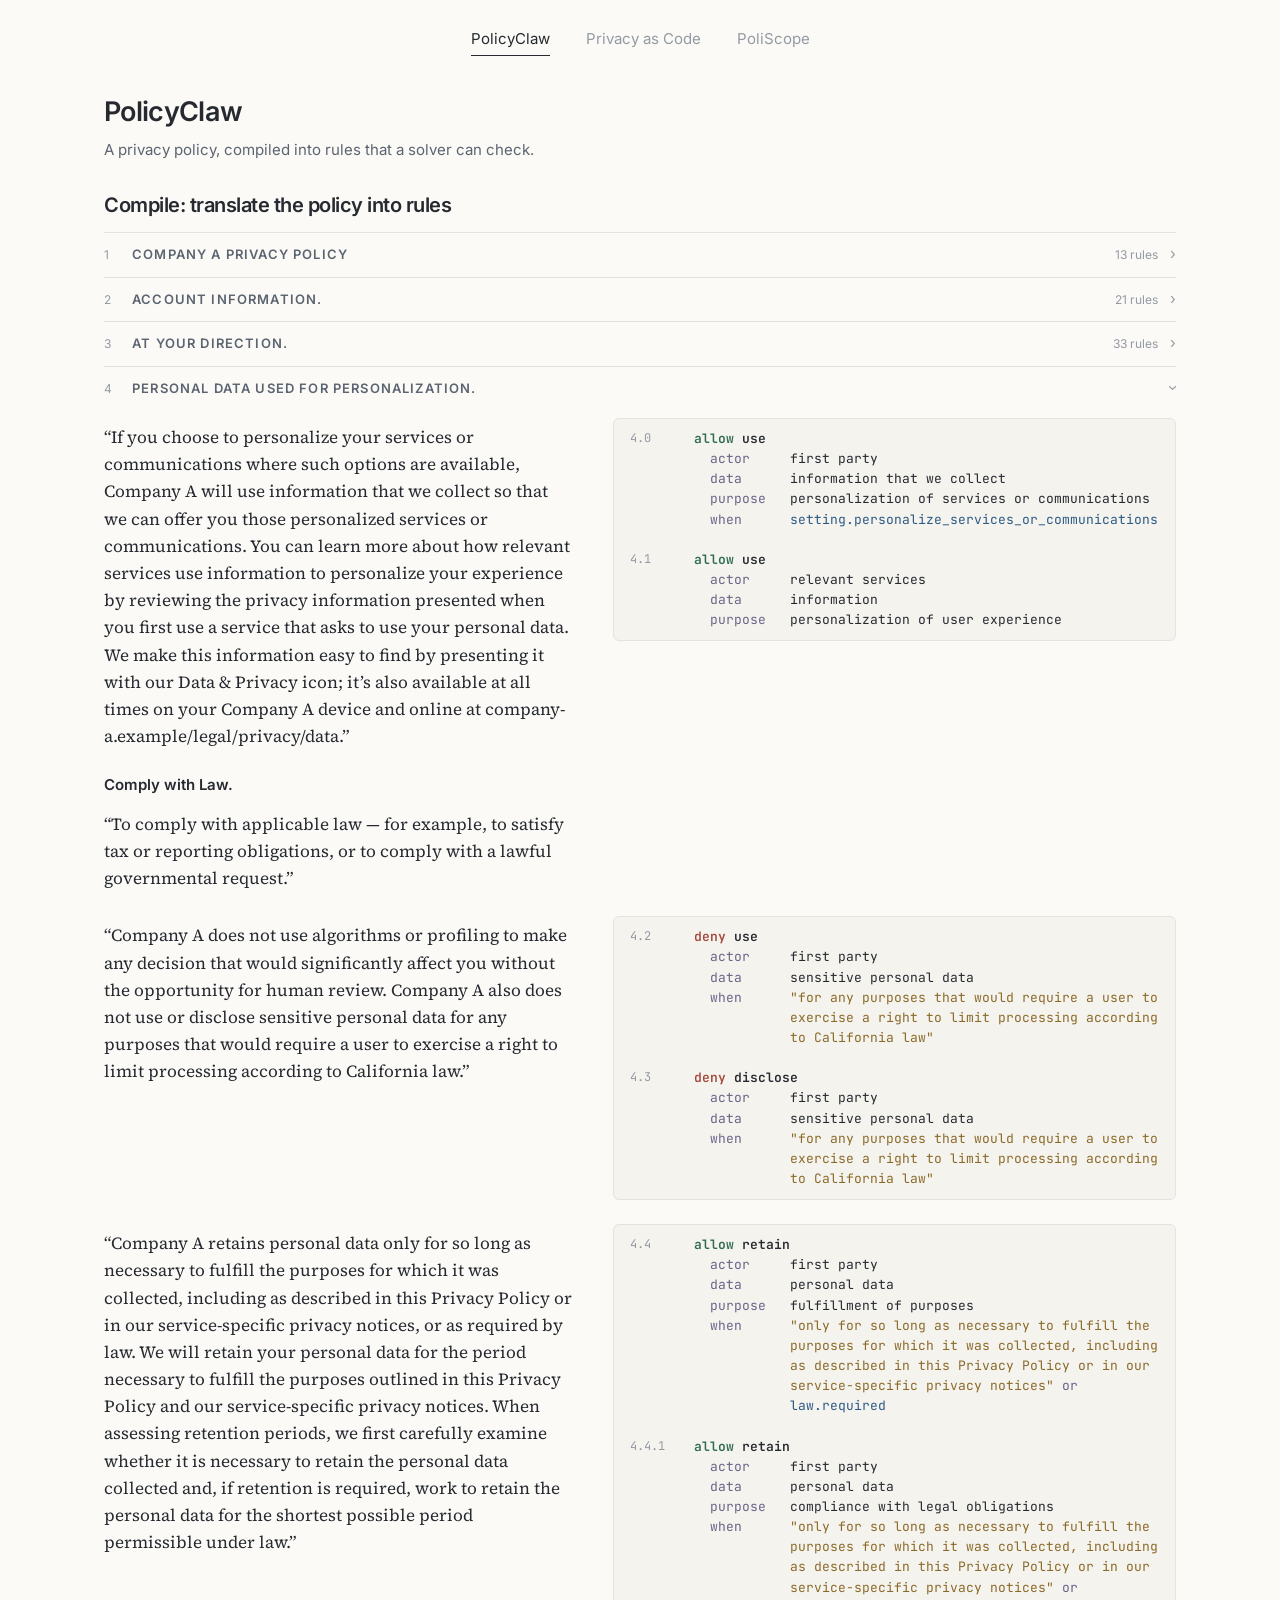
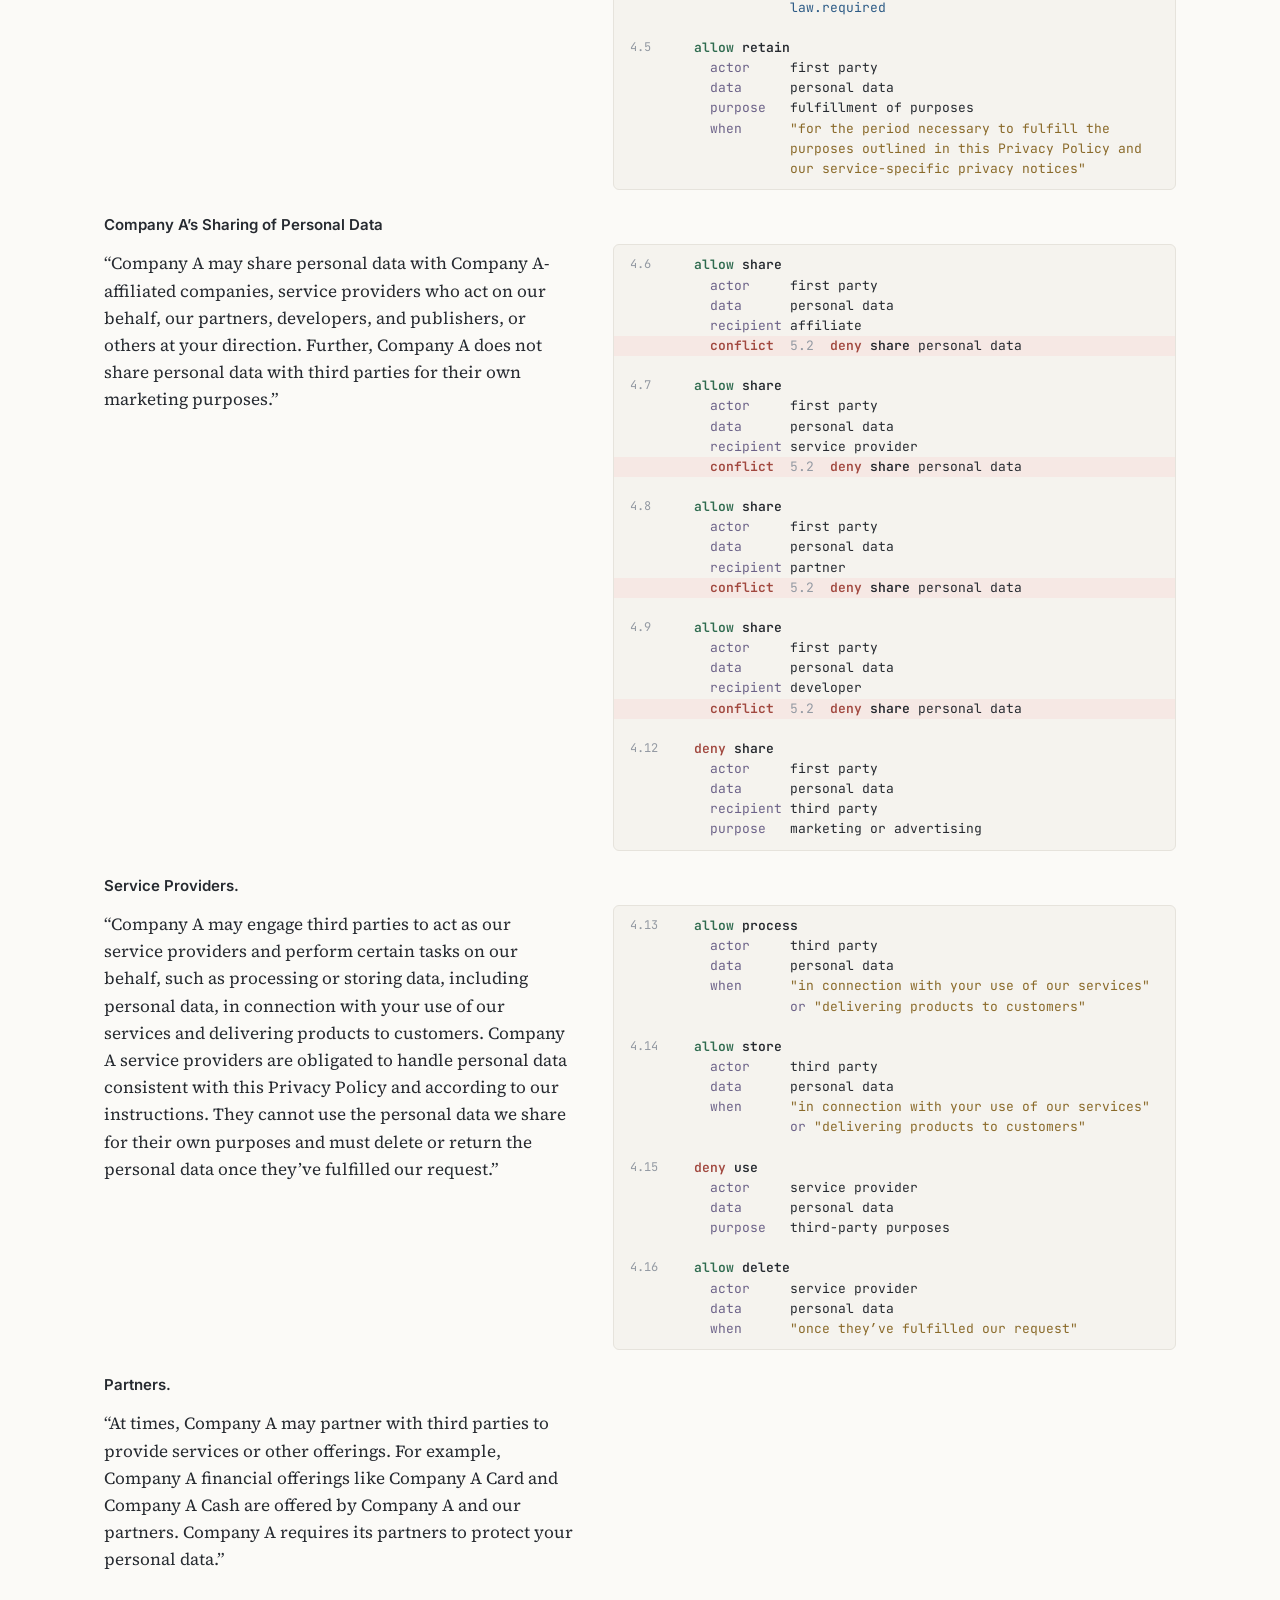
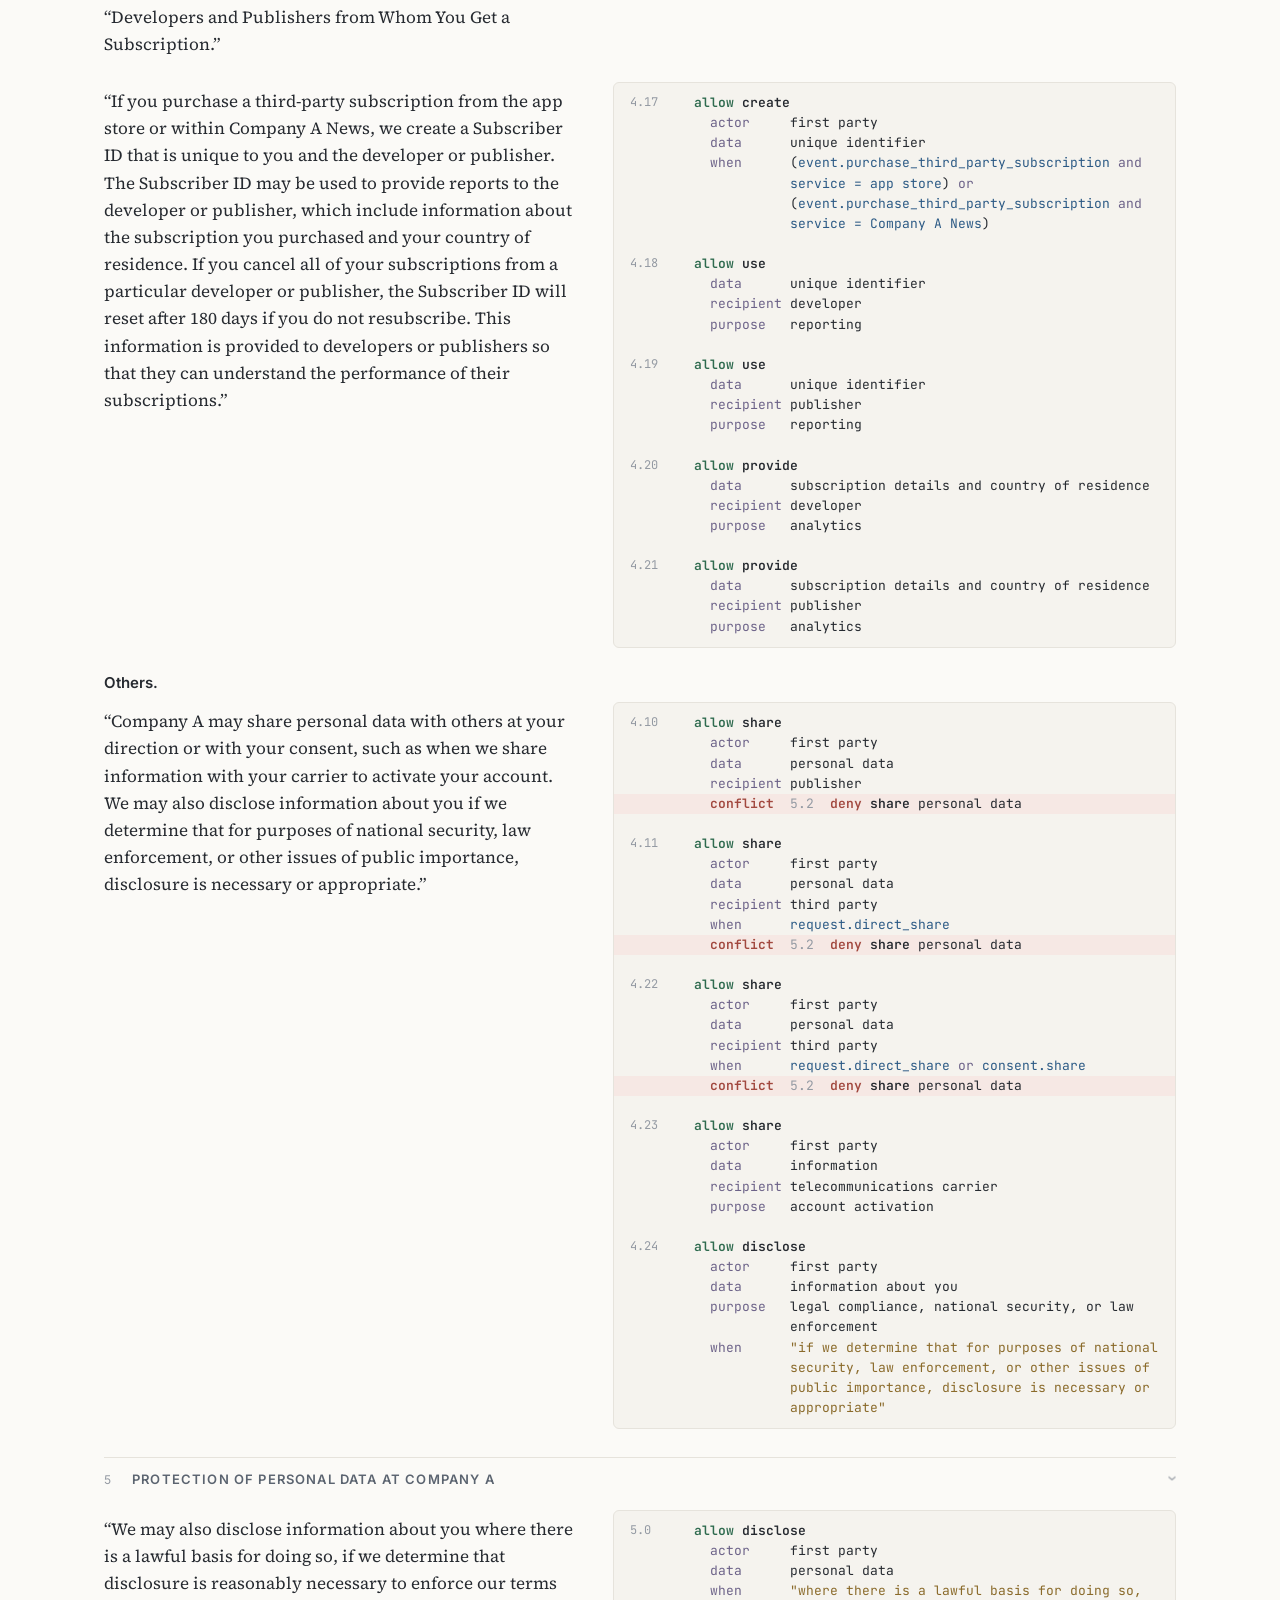
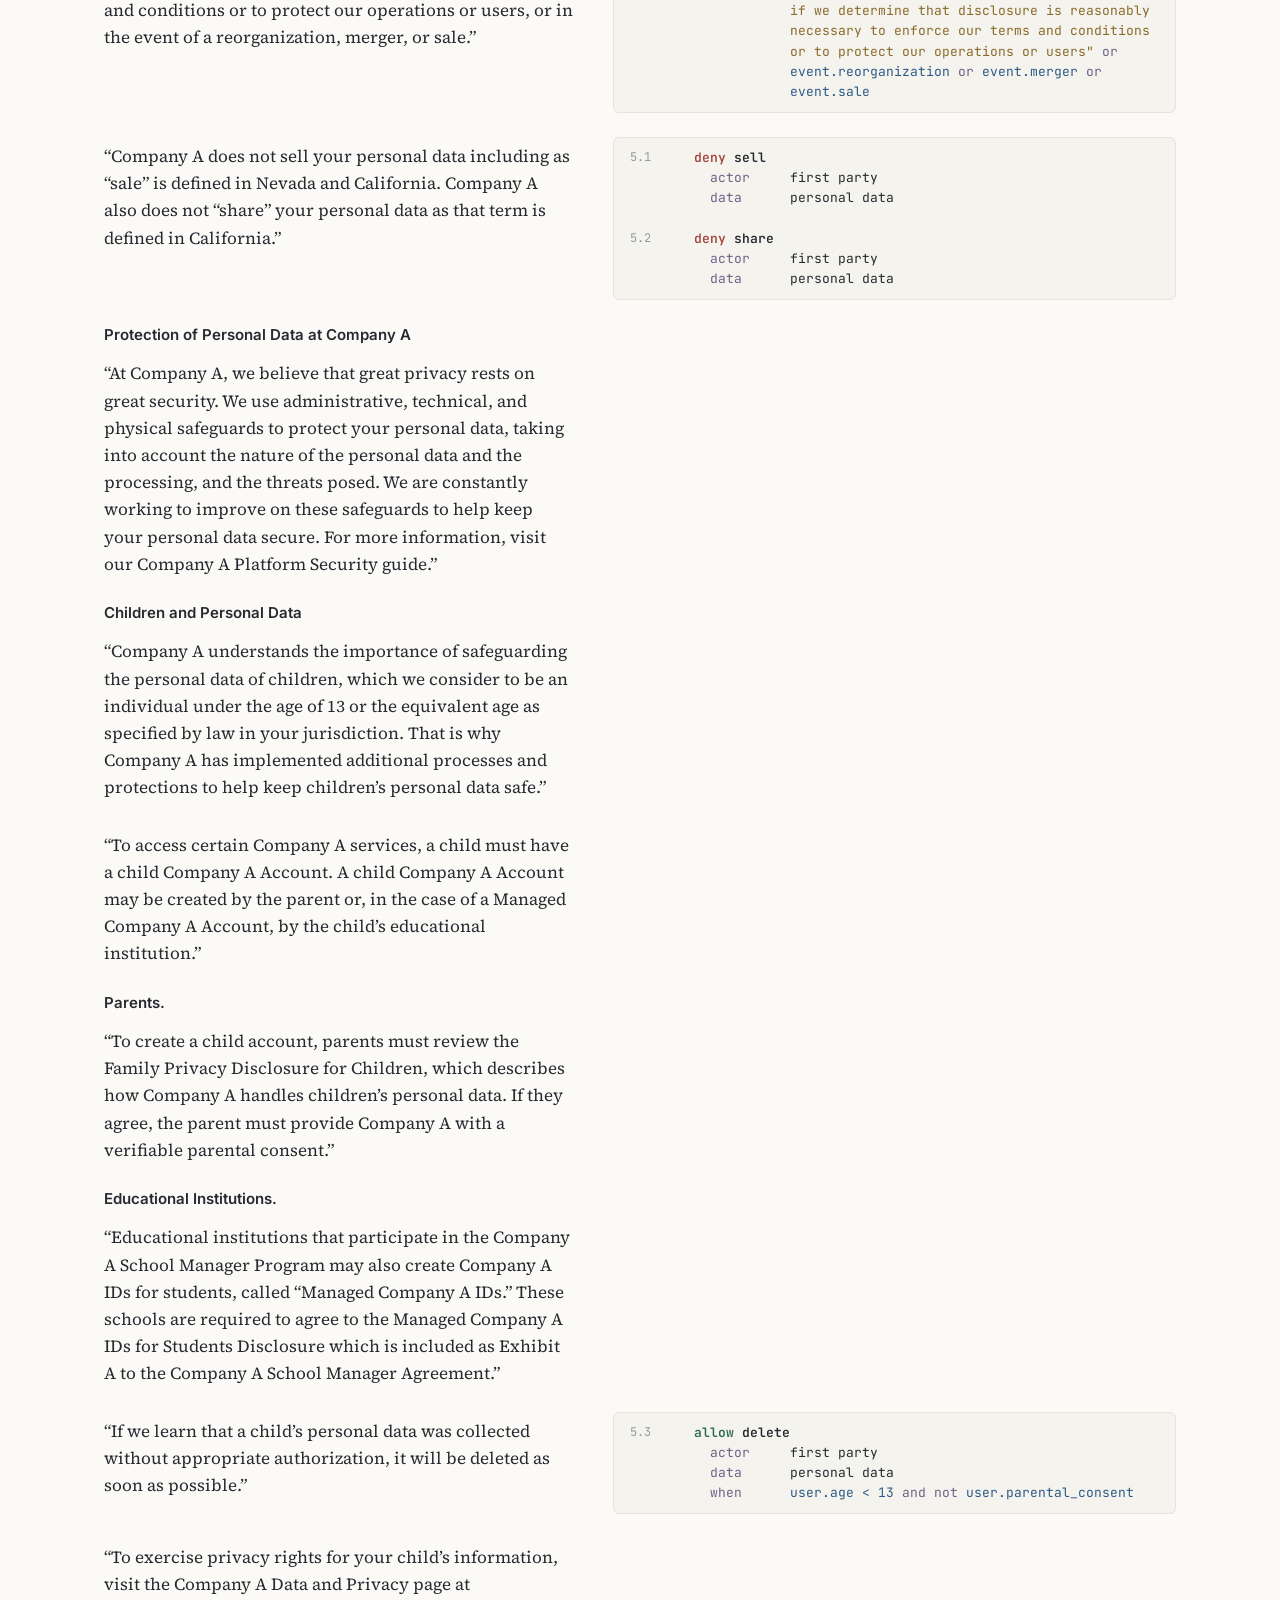
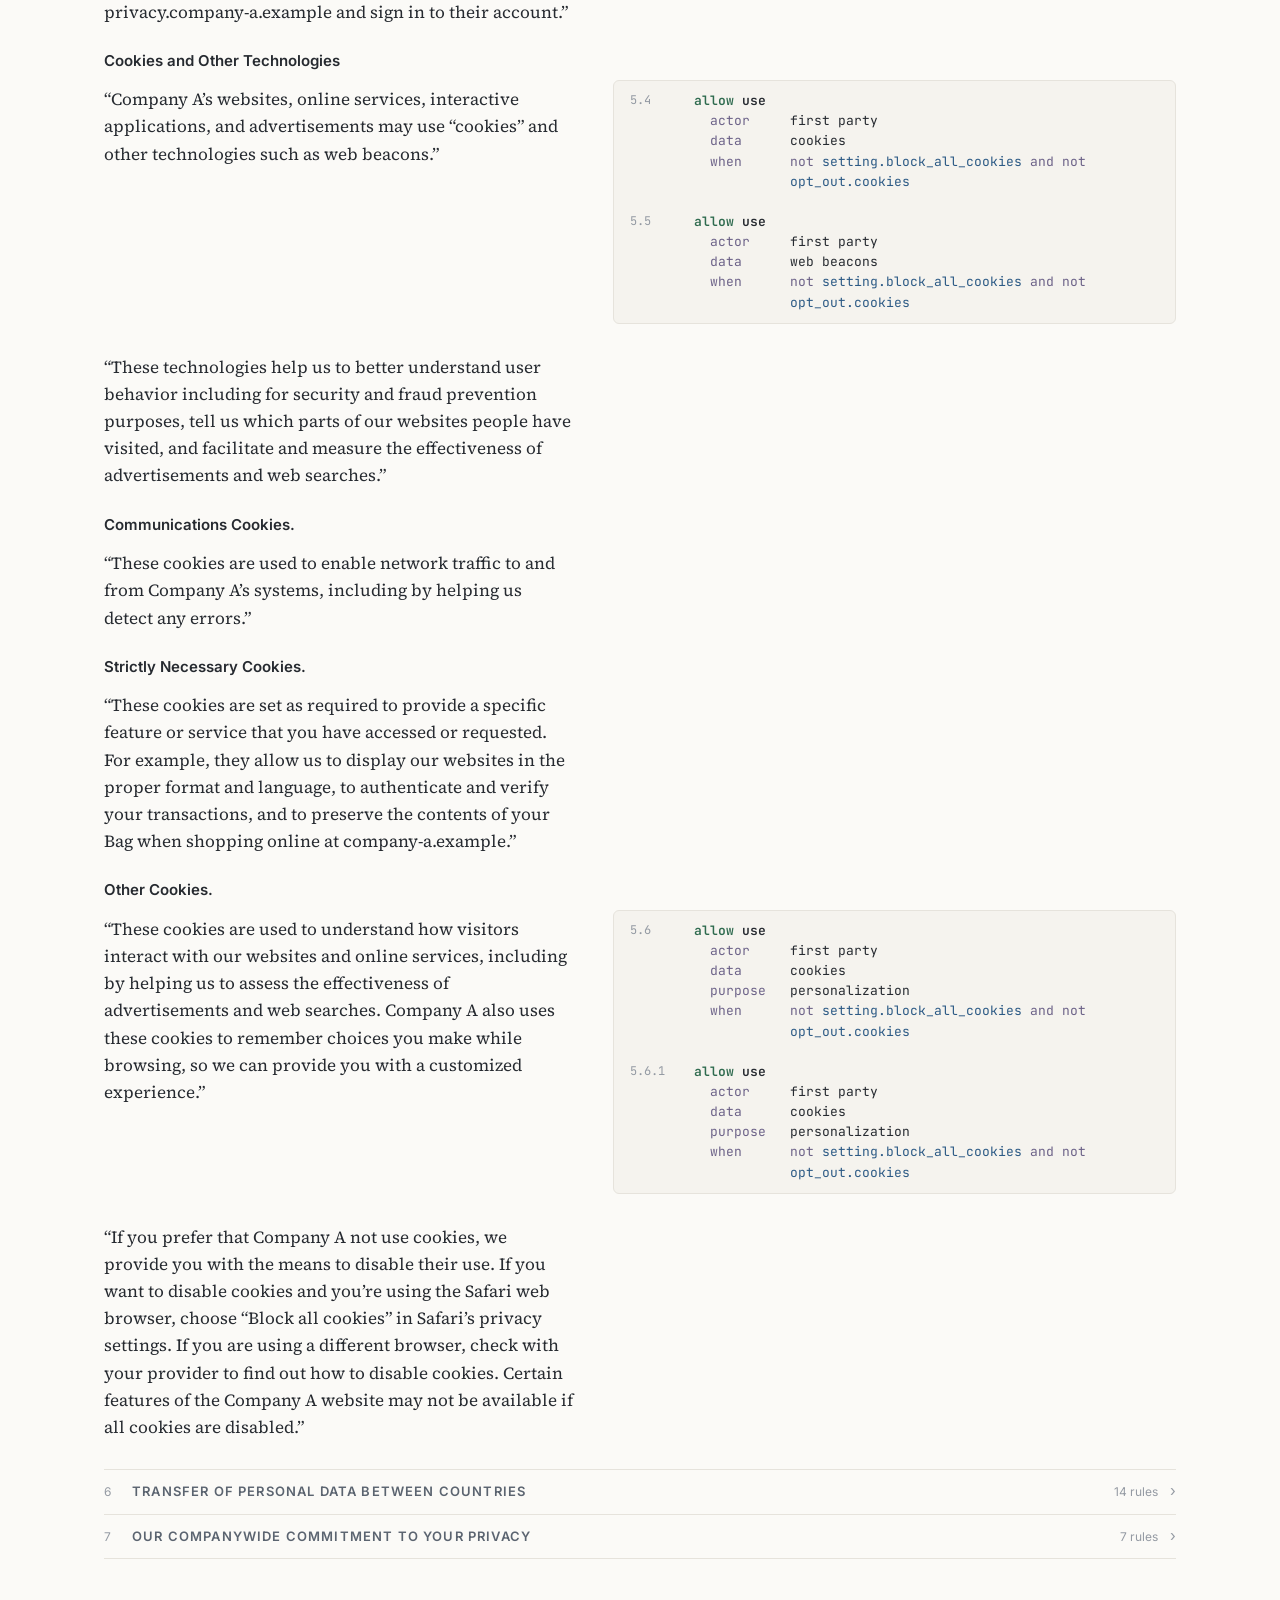
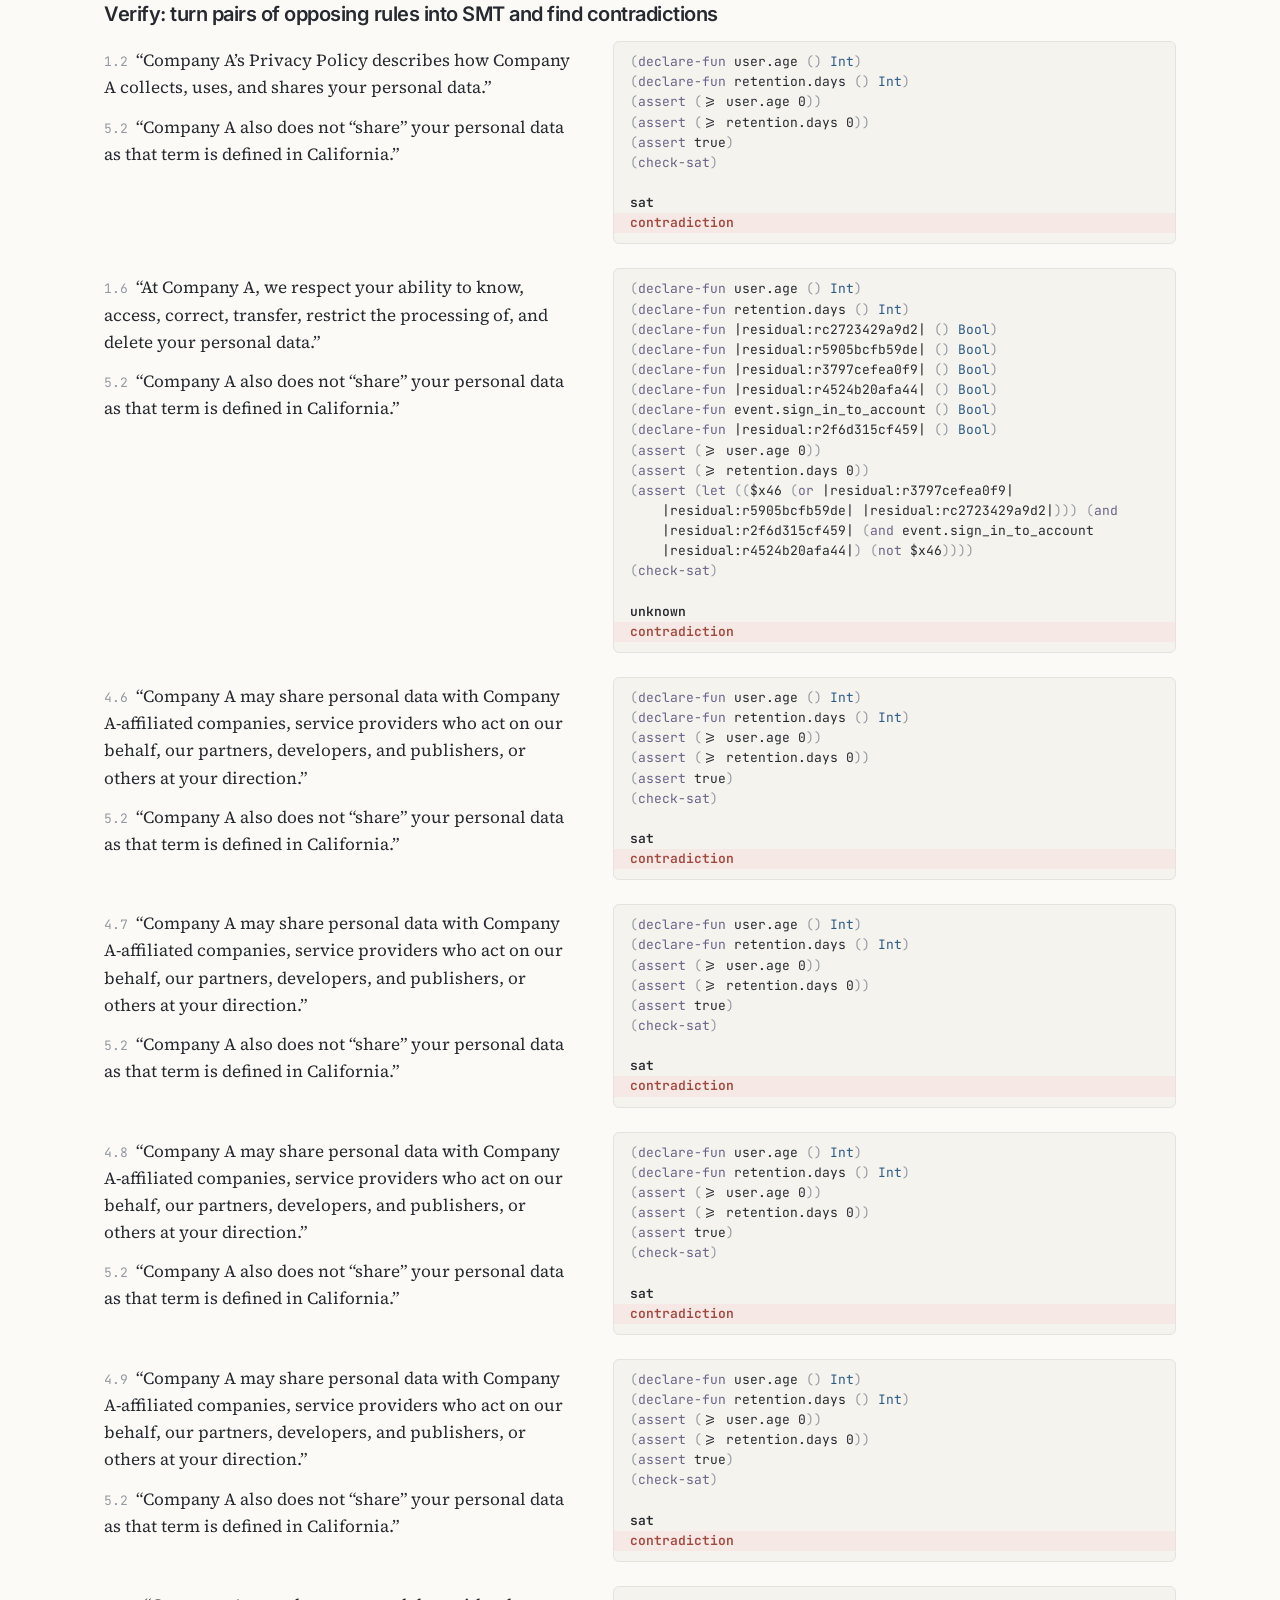
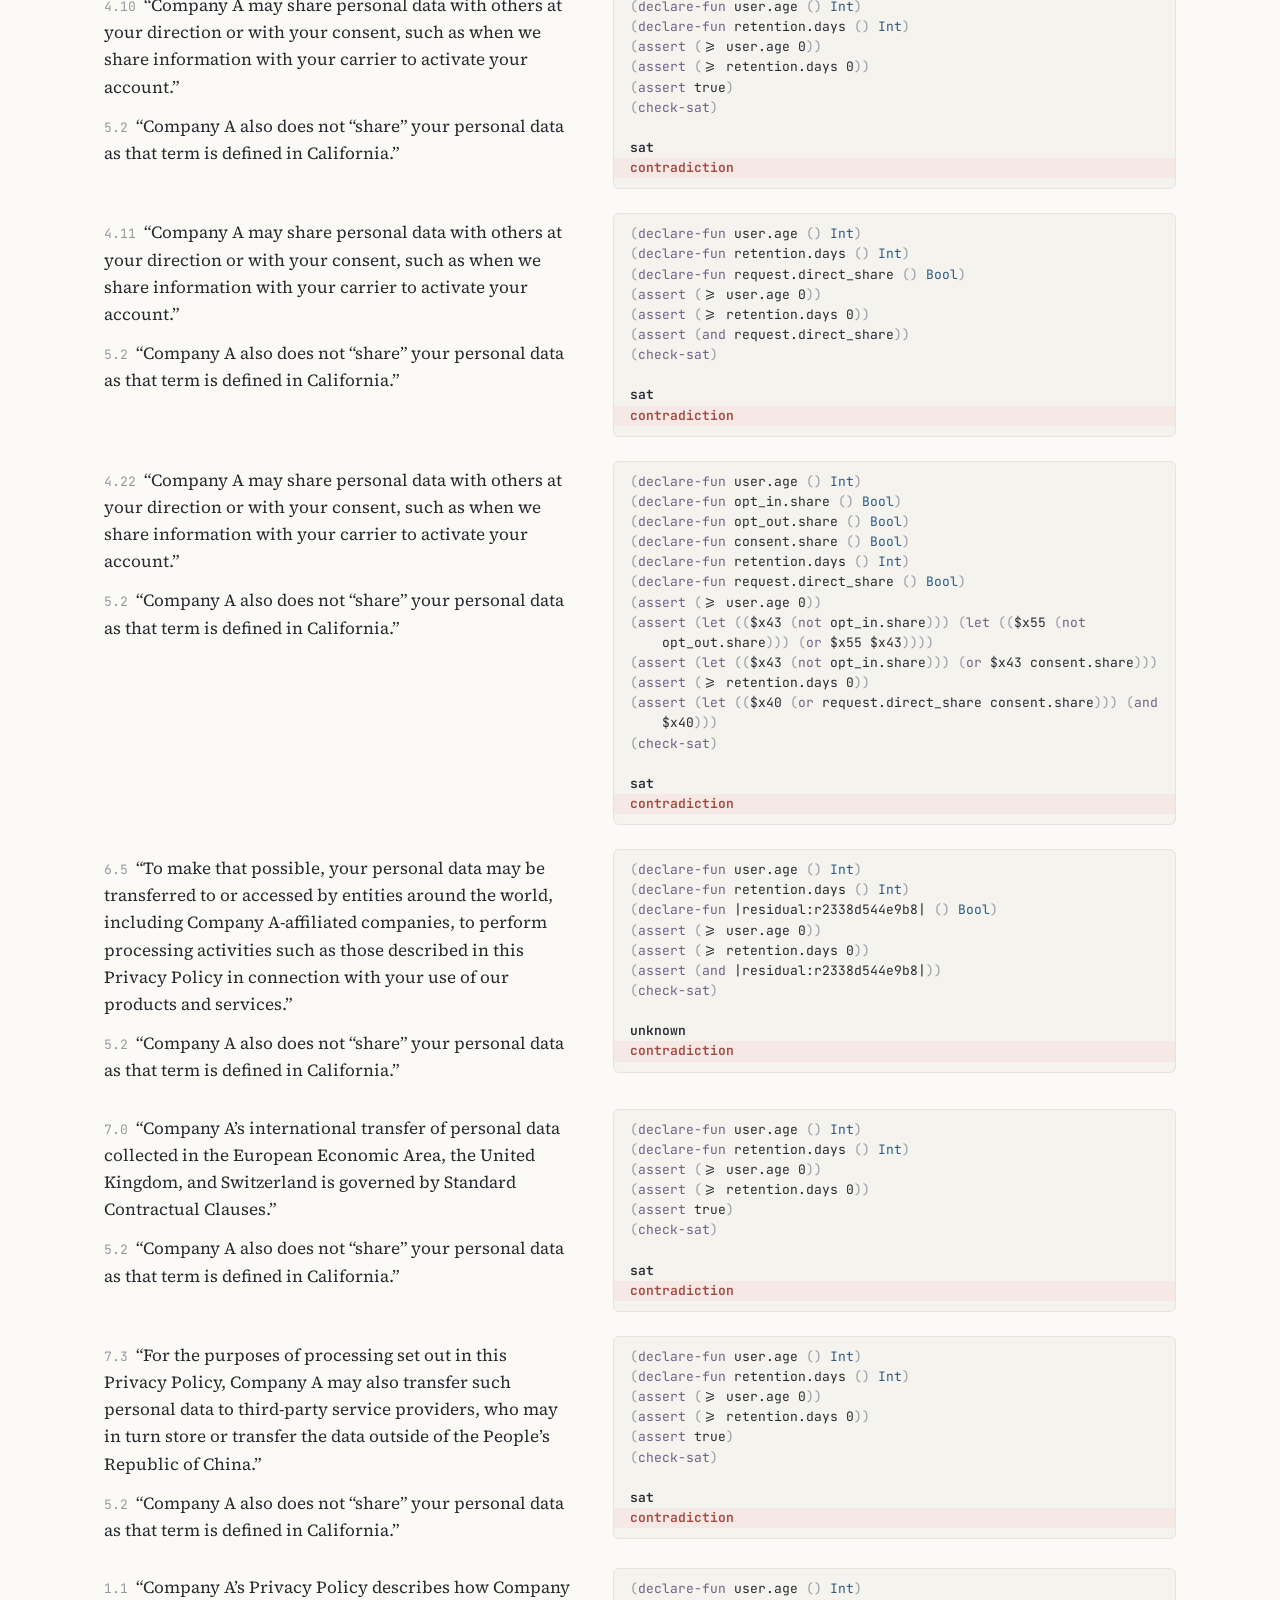
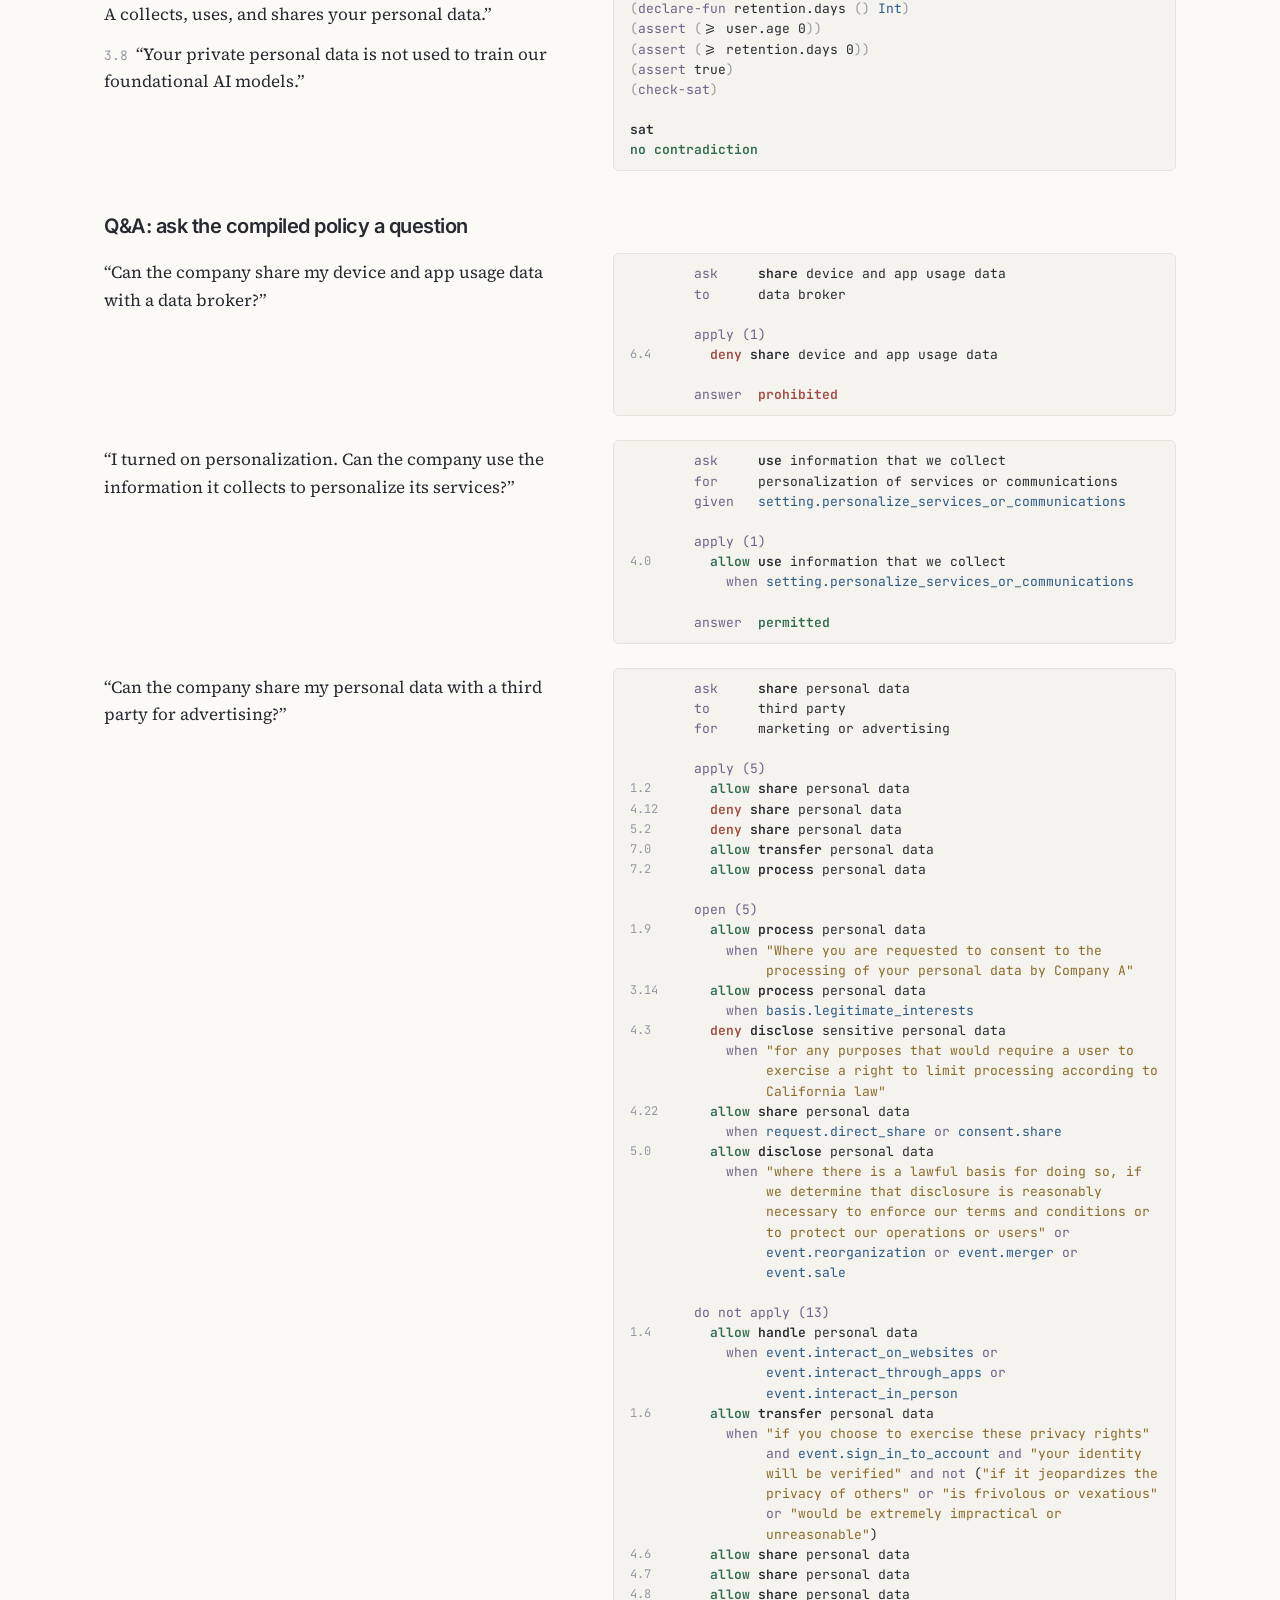
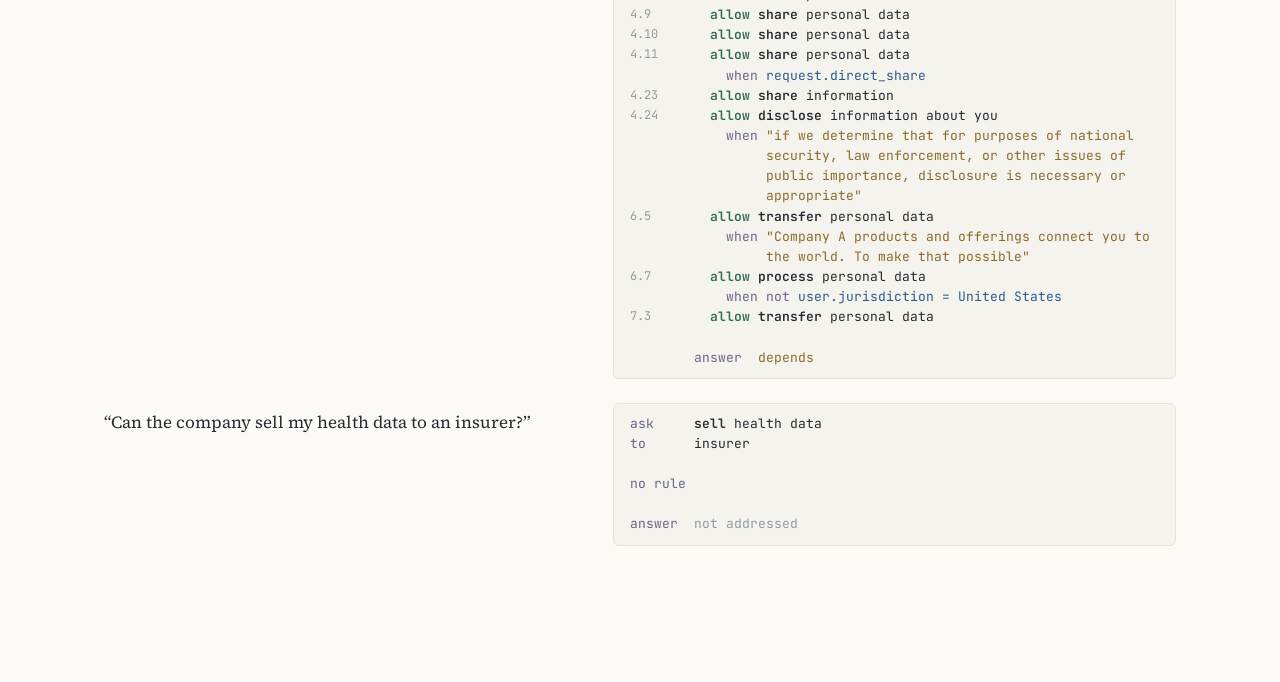
<file: index.html>
<!doctype html>
<html lang="en">
  <head>
    <meta charset="utf-8" />
    <meta name="viewport" content="width=device-width, initial-scale=1" />
    <title>PolicyClaw · Privacy as Code · PoliScope</title>
    <script type="module" crossorigin src="./assets/index-CeyKYzw_.js"></script>
    <link rel="stylesheet" crossorigin href="./assets/index-BMfFaBDJ.css">
  </head>
  <body>
    <div id="root"></div>
  </body>
</html>
</file>
<file: assets/index-BMfFaBDJ.css>
@font-face{font-family:Inter Variable;font-style:normal;font-display:swap;font-weight:100 900;src:url(./inter-cyrillic-ext-wght-normal-BOeWTOD4.woff2)format("woff2-variations");unicode-range:U+460-52F,U+1C80-1C8A,U+20B4,U+2DE0-2DFF,U+A640-A69F,U+FE2E-FE2F}@font-face{font-family:Inter Variable;font-style:normal;font-display:swap;font-weight:100 900;src:url(./inter-cyrillic-wght-normal-DqGufNeO.woff2)format("woff2-variations");unicode-range:U+301,U+400-45F,U+490-491,U+4B0-4B1,U+2116}@font-face{font-family:Inter Variable;font-style:normal;font-display:swap;font-weight:100 900;src:url(./inter-greek-ext-wght-normal-DlzME5K_.woff2)format("woff2-variations");unicode-range:U+1F??}@font-face{font-family:Inter Variable;font-style:normal;font-display:swap;font-weight:100 900;src:url(./inter-greek-wght-normal-CkhJZR-_.woff2)format("woff2-variations");unicode-range:U+370-377,U+37A-37F,U+384-38A,U+38C,U+38E-3A1,U+3A3-3FF}@font-face{font-family:Inter Variable;font-style:normal;font-display:swap;font-weight:100 900;src:url(./inter-vietnamese-wght-normal-CBcvBZtf.woff2)format("woff2-variations");unicode-range:U+102-103,U+110-111,U+128-129,U+168-169,U+1A0-1A1,U+1AF-1B0,U+300-301,U+303-304,U+308-309,U+323,U+329,U+1EA0-1EF9,U+20AB}@font-face{font-family:Inter Variable;font-style:normal;font-display:swap;font-weight:100 900;src:url(./inter-latin-ext-wght-normal-DO1Apj_S.woff2)format("woff2-variations");unicode-range:U+100-2BA,U+2BD-2C5,U+2C7-2CC,U+2CE-2D7,U+2DD-2FF,U+304,U+308,U+329,U+1D00-1DBF,U+1E00-1E9F,U+1EF2-1EFF,U+2020,U+20A0-20AB,U+20AD-20C0,U+2113,U+2C60-2C7F,U+A720-A7FF}@font-face{font-family:Inter Variable;font-style:normal;font-display:swap;font-weight:100 900;src:url(./inter-latin-wght-normal-Dx4kXJAl.woff2)format("woff2-variations");unicode-range:U+??,U+131,U+152-153,U+2BB-2BC,U+2C6,U+2DA,U+2DC,U+304,U+308,U+329,U+2000-206F,U+20AC,U+2122,U+2191,U+2193,U+2212,U+2215,U+FEFF,U+FFFD}@font-face{font-family:JetBrains Mono Variable;font-style:normal;font-display:swap;font-weight:100 800;src:url([data-uri])format("woff2-variations");unicode-range:U+460-52F,U+1C80-1C8A,U+20B4,U+2DE0-2DFF,U+A640-A69F,U+FE2E-FE2F}@font-face{font-family:JetBrains Mono Variable;font-style:normal;font-display:swap;font-weight:100 800;src:url(./jetbrains-mono-cyrillic-wght-normal-D73BlboJ.woff2)format("woff2-variations");unicode-range:U+301,U+400-45F,U+490-491,U+4B0-4B1,U+2116}@font-face{font-family:JetBrains Mono Variable;font-style:normal;font-display:swap;font-weight:100 800;src:url(./jetbrains-mono-greek-wght-normal-Bw9x6K1M.woff2)format("woff2-variations");unicode-range:U+370-377,U+37A-37F,U+384-38A,U+38C,U+38E-3A1,U+3A3-3FF}@font-face{font-family:JetBrains Mono Variable;font-style:normal;font-display:swap;font-weight:100 800;src:url(./jetbrains-mono-vietnamese-wght-normal-Bt-aOZkq.woff2)format("woff2-variations");unicode-range:U+102-103,U+110-111,U+128-129,U+168-169,U+1A0-1A1,U+1AF-1B0,U+300-301,U+303-304,U+308-309,U+323,U+329,U+1EA0-1EF9,U+20AB}@font-face{font-family:JetBrains Mono Variable;font-style:normal;font-display:swap;font-weight:100 800;src:url(./jetbrains-mono-latin-ext-wght-normal-DBQx-q_a.woff2)format("woff2-variations");unicode-range:U+100-2BA,U+2BD-2C5,U+2C7-2CC,U+2CE-2D7,U+2DD-2FF,U+304,U+308,U+329,U+1D00-1DBF,U+1E00-1E9F,U+1EF2-1EFF,U+2020,U+20A0-20AB,U+20AD-20C0,U+2113,U+2C60-2C7F,U+A720-A7FF}@font-face{font-family:JetBrains Mono Variable;font-style:normal;font-display:swap;font-weight:100 800;src:url(./jetbrains-mono-latin-wght-normal-B9CIFXIH.woff2)format("woff2-variations");unicode-range:U+??,U+131,U+152-153,U+2BB-2BC,U+2C6,U+2DA,U+2DC,U+304,U+308,U+329,U+2000-206F,U+20AC,U+2122,U+2191,U+2193,U+2212,U+2215,U+FEFF,U+FFFD}@font-face{font-family:"Source Serif 4 Variable";font-style:normal;font-display:swap;font-weight:200 900;src:url(./source-serif-4-cyrillic-ext-wght-normal-DHTKMUil.woff2)format("woff2-variations");unicode-range:U+460-52F,U+1C80-1C8A,U+20B4,U+2DE0-2DFF,U+A640-A69F,U+FE2E-FE2F}@font-face{font-family:"Source Serif 4 Variable";font-style:normal;font-display:swap;font-weight:200 900;src:url(./source-serif-4-cyrillic-wght-normal-B1g8a0vD.woff2)format("woff2-variations");unicode-range:U+301,U+400-45F,U+490-491,U+4B0-4B1,U+2116}@font-face{font-family:"Source Serif 4 Variable";font-style:normal;font-display:swap;font-weight:200 900;src:url(./source-serif-4-greek-wght-normal-BpXpdlRW.woff2)format("woff2-variations");unicode-range:U+370-377,U+37A-37F,U+384-38A,U+38C,U+38E-3A1,U+3A3-3FF}@font-face{font-family:"Source Serif 4 Variable";font-style:normal;font-display:swap;font-weight:200 900;src:url(./source-serif-4-vietnamese-wght-normal-BsaNuasd.woff2)format("woff2-variations");unicode-range:U+102-103,U+110-111,U+128-129,U+168-169,U+1A0-1A1,U+1AF-1B0,U+300-301,U+303-304,U+308-309,U+323,U+329,U+1EA0-1EF9,U+20AB}@font-face{font-family:"Source Serif 4 Variable";font-style:normal;font-display:swap;font-weight:200 900;src:url(./source-serif-4-latin-ext-wght-normal-BVZ5su8S.woff2)format("woff2-variations");unicode-range:U+100-2BA,U+2BD-2C5,U+2C7-2CC,U+2CE-2D7,U+2DD-2FF,U+304,U+308,U+329,U+1D00-1DBF,U+1E00-1E9F,U+1EF2-1EFF,U+2020,U+20A0-20AB,U+20AD-20C4,U+2113,U+2C60-2C7F,U+A720-A7FF}@font-face{font-family:"Source Serif 4 Variable";font-style:normal;font-display:swap;font-weight:200 900;src:url(./source-serif-4-latin-wght-normal-DMe4EKeb.woff2)format("woff2-variations");unicode-range:U+??,U+131,U+152-153,U+2BB-2BC,U+2C6,U+2DA,U+2DC,U+304,U+308,U+329,U+2000-206F,U+20AC,U+2122,U+2191,U+2193,U+2212,U+2215,U+FEFF,U+FFFD}@layer properties{@supports (((-webkit-hyphens:none)) and (not (margin-trim:block))) or ((-moz-orient:inline) and (not (color:rgb(from red r g b)))){*,:before,:after,::backdrop{--tw-rotate-x:initial;--tw-rotate-y:initial;--tw-rotate-z:initial;--tw-skew-x:initial;--tw-skew-y:initial;--tw-space-y-reverse:0;--tw-border-style:solid;--tw-leading:initial;--tw-font-weight:initial;--tw-tracking:initial;--tw-blur:initial;--tw-brightness:initial;--tw-contrast:initial;--tw-grayscale:initial;--tw-hue-rotate:initial;--tw-invert:initial;--tw-opacity:initial;--tw-saturate:initial;--tw-sepia:initial;--tw-drop-shadow:initial;--tw-drop-shadow-color:initial;--tw-drop-shadow-alpha:100%;--tw-drop-shadow-size:initial}}}@layer theme{:root,:host{--font-sans:"Inter Variable", ui-sans-serif, system-ui, -apple-system, "Segoe UI", sans-serif;--font-serif:"Source Serif 4 Variable", "Iowan Old Style", Georgia, serif;--font-mono:"JetBrains Mono Variable", ui-monospace, "SF Mono", Menlo, Consolas, monospace;--color-orange-200:oklch(90.1% .076 70.697);--color-amber-200:oklch(92.4% .12 95.746);--color-amber-400:oklch(82.8% .189 84.429);--color-amber-600:oklch(66.6% .179 58.318);--color-amber-700:oklch(55.5% .163 48.998);--color-emerald-200:oklch(90.5% .093 164.15);--color-emerald-500:oklch(69.6% .17 162.48);--color-emerald-600:oklch(59.6% .145 163.225);--color-teal-500:oklch(70.4% .14 182.503);--color-cyan-200:oklch(91.7% .08 205.041);--color-sky-50:oklch(97.7% .013 236.62);--color-sky-200:oklch(90.1% .058 230.902);--color-sky-300:oklch(82.8% .111 230.318);--color-sky-900:oklch(39.1% .09 240.876);--color-blue-400:oklch(70.7% .165 254.624);--color-violet-200:oklch(89.4% .057 293.283);--color-pink-200:oklch(89.9% .061 343.231);--color-rose-200:oklch(89.2% .058 10.001);--color-rose-500:oklch(64.5% .246 16.439);--color-rose-600:oklch(58.6% .253 17.585);--color-zinc-50:oklch(98.5% 0 none);--color-zinc-100:oklch(96.7% .001 286.375);--color-zinc-200:oklch(92% .004 286.32);--color-zinc-300:oklch(87.1% .006 286.286);--color-zinc-400:oklch(70.5% .015 286.067);--color-zinc-500:oklch(55.2% .016 285.938);--color-zinc-600:oklch(44.2% .017 285.786);--color-zinc-700:oklch(37% .013 285.805);--color-zinc-800:oklch(27.4% .006 286.033);--color-zinc-900:oklch(21% .006 285.885);--color-white:#fff;--spacing:.25rem;--container-3xl:48rem;--container-4xl:56rem;--container-5xl:64rem;--text-xs:.75rem;--text-xs--line-height:calc(1 / .75);--text-sm:.875rem;--text-sm--line-height:calc(1.25 / .875);--text-xl:1.25rem;--text-xl--line-height:calc(1.75 / 1.25);--text-2xl:1.5rem;--text-2xl--line-height:calc(2 / 1.5);--font-weight-normal:400;--font-weight-medium:500;--font-weight-semibold:600;--font-weight-bold:700;--tracking-tight:-.025em;--tracking-normal:0em;--tracking-wider:.05em;--leading-tight:1.25;--leading-snug:1.375;--radius-sm:.25rem;--radius-md:.375rem;--radius-lg:.5rem;--radius-xl:.75rem;--default-transition-duration:.15s;--default-transition-timing-function:cubic-bezier(.4, 0, .2, 1);--default-font-family:var(--font-sans);--default-mono-font-family:var(--font-mono);--color-paper:#fbfaf7;--color-ink:#262a30;--color-ink-soft:#5b6470;--color-ink-faint:#949aa3;--color-line:#e6e3dc;--color-code:#f5f3ee;--color-tok-keyword:#6c6288;--color-tok-allow:#2f6b4f;--color-tok-deny:#a1483f;--color-tok-call:#2c5a85;--color-tok-quote:#8a6a2a;--color-tok-comment:#8f959d;--color-tone-alert:#f6e8e4;--color-tone-add:#e5efe6;--color-tone-remove:#f6e6e2}}@layer base{*,:after,:before,::backdrop{box-sizing:border-box;border:0 solid;margin:0;padding:0}::file-selector-button{box-sizing:border-box;border:0 solid;margin:0;padding:0}html,:host{-webkit-text-size-adjust:100%;tab-size:4;line-height:1.5;font-family:var(--default-font-family,-apple-system, BlinkMacSystemFont, "Segoe UI", Roboto, "Helvetica Neue", "Noto Sans", Arial, sans-serif, "Apple Color Emoji", "Segoe UI Emoji", "Segoe UI Symbol", "Noto Color Emoji");font-feature-settings:var(--default-font-feature-settings,normal);font-variation-settings:var(--default-font-variation-settings,normal);-webkit-tap-highlight-color:transparent}hr{height:0;color:inherit;border-top-width:1px}abbr:where([title]){-webkit-text-decoration:underline dotted;text-decoration:underline dotted}h1,h2,h3,h4,h5,h6{font-size:inherit;font-weight:inherit}a{color:inherit;-webkit-text-decoration:inherit;-webkit-text-decoration:inherit;-webkit-text-decoration:inherit;-webkit-text-decoration:inherit;text-decoration:inherit}b,strong{font-weight:bolder}code,kbd,samp,pre{font-family:var(--default-mono-font-family,ui-monospace, SFMono-Regular, Menlo, Monaco, Consolas, "Liberation Mono", "Courier New", monospace);font-feature-settings:var(--default-mono-font-feature-settings,normal);font-variation-settings:var(--default-mono-font-variation-settings,normal);font-size:1em}small{font-size:80%}sub,sup{vertical-align:baseline;font-size:75%;line-height:0;position:relative}sub{bottom:-.25em}sup{top:-.5em}table{text-indent:0;border-color:inherit;border-collapse:collapse}:-moz-focusring:where(:not(iframe)){outline:auto}progress{vertical-align:baseline}summary{display:list-item}ol,ul,menu{list-style:none}img,svg,video,canvas,audio,iframe,embed,object{vertical-align:middle;display:block}img,video{max-width:100%;height:auto}button,input,select,optgroup,textarea{font:inherit;font-feature-settings:inherit;font-variation-settings:inherit;letter-spacing:inherit;color:inherit;opacity:1;background-color:#0000;border-radius:0}::file-selector-button{font:inherit;font-feature-settings:inherit;font-variation-settings:inherit;letter-spacing:inherit;color:inherit;opacity:1;background-color:#0000;border-radius:0}:where(select:is([multiple],[size])) optgroup{font-weight:bolder}:where(select:is([multiple],[size])) optgroup option{padding-inline-start:20px}::file-selector-button{margin-inline-end:4px}::placeholder{opacity:1}@supports (not ((-webkit-appearance:-apple-pay-button))) or (contain-intrinsic-size:1px){::placeholder{color:currentColor}@supports (color:color-mix(in lab, red, red)){::placeholder{color:color-mix(in oklab, currentcolor 50%, transparent)}}}textarea{resize:vertical}::-webkit-search-decoration{-webkit-appearance:none}::-webkit-date-and-time-value{min-height:1lh;text-align:inherit}::-webkit-datetime-edit{display:inline-flex}::-webkit-datetime-edit-fields-wrapper{padding:0}::-webkit-datetime-edit{padding-block:0}::-webkit-datetime-edit-year-field{padding-block:0}::-webkit-datetime-edit-month-field{padding-block:0}::-webkit-datetime-edit-day-field{padding-block:0}::-webkit-datetime-edit-hour-field{padding-block:0}::-webkit-datetime-edit-minute-field{padding-block:0}::-webkit-datetime-edit-second-field{padding-block:0}::-webkit-datetime-edit-millisecond-field{padding-block:0}::-webkit-datetime-edit-meridiem-field{padding-block:0}::-webkit-calendar-picker-indicator{line-height:1}:-moz-ui-invalid{box-shadow:none}button,input:where([type=button],[type=reset],[type=submit]){appearance:button}::file-selector-button{appearance:button}::-webkit-inner-spin-button{height:auto}::-webkit-outer-spin-button{height:auto}[hidden]:where(:not([hidden=until-found])){display:none!important}}@layer components;@layer utilities{.fixed{position:fixed}.static{position:static}.sticky{position:sticky}.top-6{top:calc(var(--spacing) * 6)}.container{width:100%}@media (width>=40rem){.container{max-width:40rem}}@media (width>=48rem){.container{max-width:48rem}}@media (width>=64rem){.container{max-width:64rem}}@media (width>=80rem){.container{max-width:80rem}}@media (width>=96rem){.container{max-width:96rem}}.mx-auto{margin-inline:auto}.mt-1{margin-top:var(--spacing)}.mt-1\.5{margin-top:calc(var(--spacing) * 1.5)}.mt-2{margin-top:calc(var(--spacing) * 2)}.mt-3{margin-top:calc(var(--spacing) * 3)}.mt-4{margin-top:calc(var(--spacing) * 4)}.mt-5{margin-top:calc(var(--spacing) * 5)}.mt-6{margin-top:calc(var(--spacing) * 6)}.mt-7{margin-top:calc(var(--spacing) * 7)}.mt-10{margin-top:calc(var(--spacing) * 10)}.mt-14{margin-top:calc(var(--spacing) * 14)}.mt-\[17px\]{margin-top:17px}.mr-2{margin-right:calc(var(--spacing) * 2)}.mb-1{margin-bottom:var(--spacing)}.mb-2{margin-bottom:calc(var(--spacing) * 2)}.mb-3{margin-bottom:calc(var(--spacing) * 3)}.mb-4{margin-bottom:calc(var(--spacing) * 4)}.mb-6{margin-bottom:calc(var(--spacing) * 6)}.mb-8{margin-bottom:calc(var(--spacing) * 8)}.ml-1\.5{margin-left:calc(var(--spacing) * 1.5)}.ml-2{margin-left:calc(var(--spacing) * 2)}.ml-auto{margin-left:auto}.block{display:block}.contents{display:contents}.flex{display:flex}.grid{display:grid}.inline{display:inline}.table{display:table}.h-0\.5{height:calc(var(--spacing) * .5)}.h-1{height:var(--spacing)}.h-1\.5{height:calc(var(--spacing) * 1.5)}.h-2\.5{height:calc(var(--spacing) * 2.5)}.h-4{height:calc(var(--spacing) * 4)}.h-7{height:calc(var(--spacing) * 7)}.h-8{height:calc(var(--spacing) * 8)}.h-9{height:calc(var(--spacing) * 9)}.h-auto{height:auto}.max-h-\[calc\(100vh-19rem\)\]{max-height:calc(100vh - 19rem)}.w-1\.5{width:calc(var(--spacing) * 1.5)}.w-2\.5{width:calc(var(--spacing) * 2.5)}.w-3{width:calc(var(--spacing) * 3)}.w-4{width:calc(var(--spacing) * 4)}.w-5{width:calc(var(--spacing) * 5)}.w-9{width:calc(var(--spacing) * 9)}.w-12{width:calc(var(--spacing) * 12)}.w-28{width:calc(var(--spacing) * 28)}.w-36{width:calc(var(--spacing) * 36)}.w-64{width:calc(var(--spacing) * 64)}.w-full{width:100%}.max-w-3xl{max-width:var(--container-3xl)}.max-w-4xl{max-width:var(--container-4xl)}.max-w-5xl{max-width:var(--container-5xl)}.max-w-64{max-width:calc(var(--spacing) * 64)}.max-w-\[1120px\]{max-width:1120px}.max-w-full{max-width:100%}.flex-1{flex:1}.flex-none{flex:none}.shrink-0{flex-shrink:0}.table-fixed{table-layout:fixed}.border-collapse{border-collapse:collapse}.transform{transform:var(--tw-rotate-x, ) var(--tw-rotate-y, ) var(--tw-rotate-z, ) var(--tw-skew-x, ) var(--tw-skew-y, )}.cursor-pointer{cursor:pointer}.list-none{list-style-type:none}.grid-cols-1{grid-template-columns:repeat(1,minmax(0,1fr))}.grid-cols-\[minmax\(0\,5fr\)_minmax\(0\,7fr\)\]{grid-template-columns:minmax(0,5fr) minmax(0,7fr)}.flex-col{flex-direction:column}.flex-wrap{flex-wrap:wrap}.items-baseline{align-items:baseline}.items-center{align-items:center}.items-end{align-items:flex-end}.items-start{align-items:flex-start}.items-stretch{align-items:stretch}.justify-center{justify-content:center}.gap-1{gap:var(--spacing)}.gap-1\.5{gap:calc(var(--spacing) * 1.5)}.gap-2{gap:calc(var(--spacing) * 2)}.gap-2\.5{gap:calc(var(--spacing) * 2.5)}.gap-3{gap:calc(var(--spacing) * 3)}.gap-4{gap:calc(var(--spacing) * 4)}.gap-5{gap:calc(var(--spacing) * 5)}.gap-9{gap:calc(var(--spacing) * 9)}.gap-10{gap:calc(var(--spacing) * 10)}.gap-12{gap:calc(var(--spacing) * 12)}:where(.space-y-1>:not(:last-child)){--tw-space-y-reverse:0;margin-block-start:calc(var(--spacing) * var(--tw-space-y-reverse));margin-block-end:calc(var(--spacing) * calc(1 - var(--tw-space-y-reverse)))}:where(.space-y-1\.5>:not(:last-child)){--tw-space-y-reverse:0;margin-block-start:calc(calc(var(--spacing) * 1.5) * var(--tw-space-y-reverse));margin-block-end:calc(calc(var(--spacing) * 1.5) * calc(1 - var(--tw-space-y-reverse)))}:where(.space-y-3>:not(:last-child)){--tw-space-y-reverse:0;margin-block-start:calc(calc(var(--spacing) * 3) * var(--tw-space-y-reverse));margin-block-end:calc(calc(var(--spacing) * 3) * calc(1 - var(--tw-space-y-reverse)))}:where(.space-y-6>:not(:last-child)){--tw-space-y-reverse:0;margin-block-start:calc(calc(var(--spacing) * 6) * var(--tw-space-y-reverse));margin-block-end:calc(calc(var(--spacing) * 6) * calc(1 - var(--tw-space-y-reverse)))}:where(.space-y-7>:not(:last-child)){--tw-space-y-reverse:0;margin-block-start:calc(calc(var(--spacing) * 7) * var(--tw-space-y-reverse));margin-block-end:calc(calc(var(--spacing) * 7) * calc(1 - var(--tw-space-y-reverse)))}:where(.space-y-8>:not(:last-child)){--tw-space-y-reverse:0;margin-block-start:calc(calc(var(--spacing) * 8) * var(--tw-space-y-reverse));margin-block-end:calc(calc(var(--spacing) * 8) * calc(1 - var(--tw-space-y-reverse)))}.gap-x-3{column-gap:calc(var(--spacing) * 3)}.gap-x-4{column-gap:calc(var(--spacing) * 4)}.gap-x-5{column-gap:calc(var(--spacing) * 5)}.gap-x-10{column-gap:calc(var(--spacing) * 10)}.gap-y-1{row-gap:var(--spacing)}.gap-y-2{row-gap:calc(var(--spacing) * 2)}.gap-y-6{row-gap:calc(var(--spacing) * 6)}.self-start{align-self:flex-start}.overflow-hidden{overflow:hidden}.overflow-x-auto{overflow-x:auto}.overflow-y-auto{overflow-y:auto}.rounded{border-radius:.25rem}.rounded-full{border-radius:2147483647px}.rounded-lg{border-radius:var(--radius-lg)}.rounded-md{border-radius:var(--radius-md)}.rounded-sm{border-radius:var(--radius-sm)}.rounded-xl{border-radius:var(--radius-xl)}.border{border-style:var(--tw-border-style);border-width:1px}.border-2{border-style:var(--tw-border-style);border-width:2px}.border-t{border-top-style:var(--tw-border-style);border-top-width:1px}.border-b{border-bottom-style:var(--tw-border-style);border-bottom-width:1px}.border-l-2{border-left-style:var(--tw-border-style);border-left-width:2px}.border-l-4{border-left-style:var(--tw-border-style);border-left-width:4px}.border-ink{border-color:var(--color-ink)}.border-line{border-color:var(--color-line)}.border-sky-300{border-color:var(--color-sky-300)}.border-transparent{border-color:#0000}.border-zinc-200{border-color:var(--color-zinc-200)}.border-zinc-300{border-color:var(--color-zinc-300)}.border-zinc-900{border-color:var(--color-zinc-900)}.bg-amber-200{background-color:var(--color-amber-200)}.bg-amber-400{background-color:var(--color-amber-400)}.bg-blue-400{background-color:var(--color-blue-400)}.bg-code{background-color:var(--color-code)}.bg-cyan-200{background-color:var(--color-cyan-200)}.bg-emerald-200{background-color:var(--color-emerald-200)}.bg-emerald-500\/20{background-color:#00bb7f33}@supports (color:color-mix(in lab, red, red)){.bg-emerald-500\/20{background-color:color-mix(in oklab, var(--color-emerald-500) 20%, transparent)}}.bg-emerald-600{background-color:var(--color-emerald-600)}.bg-orange-200{background-color:var(--color-orange-200)}.bg-pink-200{background-color:var(--color-pink-200)}.bg-rose-200{background-color:var(--color-rose-200)}.bg-rose-500\/20{background-color:#ff235733}@supports (color:color-mix(in lab, red, red)){.bg-rose-500\/20{background-color:color-mix(in oklab, var(--color-rose-500) 20%, transparent)}}.bg-rose-600{background-color:var(--color-rose-600)}.bg-sky-50{background-color:var(--color-sky-50)}.bg-sky-200{background-color:var(--color-sky-200)}.bg-teal-500{background-color:var(--color-teal-500)}.bg-tone-add{background-color:var(--color-tone-add)}.bg-tone-alert{background-color:var(--color-tone-alert)}.bg-tone-remove{background-color:var(--color-tone-remove)}.bg-violet-200{background-color:var(--color-violet-200)}.bg-white{background-color:var(--color-white)}.bg-zinc-50{background-color:var(--color-zinc-50)}.bg-zinc-100{background-color:var(--color-zinc-100)}.bg-zinc-200{background-color:var(--color-zinc-200)}.bg-zinc-300{background-color:var(--color-zinc-300)}.bg-zinc-800{background-color:var(--color-zinc-800)}.bg-zinc-900{background-color:var(--color-zinc-900)}.px-0\.5{padding-inline:calc(var(--spacing) * .5)}.px-1{padding-inline:var(--spacing)}.px-1\.5{padding-inline:calc(var(--spacing) * 1.5)}.px-2{padding-inline:calc(var(--spacing) * 2)}.px-2\.5{padding-inline:calc(var(--spacing) * 2.5)}.px-3{padding-inline:calc(var(--spacing) * 3)}.px-3\.5{padding-inline:calc(var(--spacing) * 3.5)}.px-4{padding-inline:calc(var(--spacing) * 4)}.px-6{padding-inline:calc(var(--spacing) * 6)}.py-0\.5{padding-block:calc(var(--spacing) * .5)}.py-1{padding-block:var(--spacing)}.py-1\.5{padding-block:calc(var(--spacing) * 1.5)}.py-2\.5{padding-block:calc(var(--spacing) * 2.5)}.py-3{padding-block:calc(var(--spacing) * 3)}.pt-2{padding-top:calc(var(--spacing) * 2)}.pt-7{padding-top:calc(var(--spacing) * 7)}.pt-9{padding-top:calc(var(--spacing) * 9)}.pr-1{padding-right:var(--spacing)}.pr-4{padding-right:calc(var(--spacing) * 4)}.pb-1{padding-bottom:var(--spacing)}.pb-2{padding-bottom:calc(var(--spacing) * 2)}.pb-4{padding-bottom:calc(var(--spacing) * 4)}.pb-24{padding-bottom:calc(var(--spacing) * 24)}.pl-2{padding-left:calc(var(--spacing) * 2)}.pl-3{padding-left:calc(var(--spacing) * 3)}.pl-4{padding-left:calc(var(--spacing) * 4)}.pl-5{padding-left:calc(var(--spacing) * 5)}.text-center{text-align:center}.text-left{text-align:left}.text-right{text-align:right}.align-middle{vertical-align:middle}.align-top{vertical-align:top}.font-mono{font-family:var(--font-mono)}.font-sans{font-family:var(--font-sans)}.font-serif{font-family:var(--font-serif)}.text-2xl{font-size:var(--text-2xl);line-height:var(--tw-leading,var(--text-2xl--line-height))}.text-sm{font-size:var(--text-sm);line-height:var(--tw-leading,var(--text-sm--line-height))}.text-xl{font-size:var(--text-xl);line-height:var(--tw-leading,var(--text-xl--line-height))}.text-xs{font-size:var(--text-xs);line-height:var(--tw-leading,var(--text-xs--line-height))}.text-\[9px\]{font-size:9px}.text-\[11px\]{font-size:11px}.text-\[12px\]{font-size:12px}.text-\[13px\]{font-size:13px}.text-\[14px\]{font-size:14px}.text-\[15px\]{font-size:15px}.text-\[17px\]{font-size:17px}.text-\[20px\]{font-size:20px}.text-\[27px\]{font-size:27px}.leading-5{--tw-leading:calc(var(--spacing) * 5);line-height:calc(var(--spacing) * 5)}.leading-6{--tw-leading:calc(var(--spacing) * 6);line-height:calc(var(--spacing) * 6)}.leading-7{--tw-leading:calc(var(--spacing) * 7);line-height:calc(var(--spacing) * 7)}.leading-\[1\.6\]{--tw-leading:1.6;line-height:1.6}.leading-\[1\.55\]{--tw-leading:1.55;line-height:1.55}.leading-\[2\.5\]{--tw-leading:2.5;line-height:2.5}.leading-none{--tw-leading:1;line-height:1}.leading-snug{--tw-leading:var(--leading-snug);line-height:var(--leading-snug)}.leading-tight{--tw-leading:var(--leading-tight);line-height:var(--leading-tight)}.font-bold{--tw-font-weight:var(--font-weight-bold);font-weight:var(--font-weight-bold)}.font-medium{--tw-font-weight:var(--font-weight-medium);font-weight:var(--font-weight-medium)}.font-normal{--tw-font-weight:var(--font-weight-normal);font-weight:var(--font-weight-normal)}.font-semibold{--tw-font-weight:var(--font-weight-semibold);font-weight:var(--font-weight-semibold)}.tracking-\[0\.09em\]{--tw-tracking:.09em;letter-spacing:.09em}.tracking-\[0\.18em\]{--tw-tracking:.18em;letter-spacing:.18em}.tracking-normal{--tw-tracking:var(--tracking-normal);letter-spacing:var(--tracking-normal)}.tracking-tight{--tw-tracking:var(--tracking-tight);letter-spacing:var(--tracking-tight)}.tracking-wider{--tw-tracking:var(--tracking-wider);letter-spacing:var(--tracking-wider)}.\[overflow-wrap\:anywhere\]{overflow-wrap:anywhere}.whitespace-nowrap{white-space:nowrap}.whitespace-pre-wrap{white-space:pre-wrap}.text-amber-600{color:var(--color-amber-600)}.text-amber-700{color:var(--color-amber-700)}.text-emerald-200{color:var(--color-emerald-200)}.text-emerald-600{color:var(--color-emerald-600)}.text-ink{color:var(--color-ink)}.text-ink-faint{color:var(--color-ink-faint)}.text-ink-soft{color:var(--color-ink-soft)}.text-rose-200{color:var(--color-rose-200)}.text-rose-600{color:var(--color-rose-600)}.text-sky-900{color:var(--color-sky-900)}.text-tok-allow{color:var(--color-tok-allow)}.text-tok-call{color:var(--color-tok-call)}.text-tok-comment{color:var(--color-tok-comment)}.text-tok-deny{color:var(--color-tok-deny)}.text-tok-keyword{color:var(--color-tok-keyword)}.text-tok-quote{color:var(--color-tok-quote)}.text-white{color:var(--color-white)}.text-zinc-300{color:var(--color-zinc-300)}.text-zinc-400{color:var(--color-zinc-400)}.text-zinc-500{color:var(--color-zinc-500)}.text-zinc-600{color:var(--color-zinc-600)}.text-zinc-700{color:var(--color-zinc-700)}.text-zinc-900{color:var(--color-zinc-900)}.normal-case{text-transform:none}.uppercase{text-transform:uppercase}.italic{font-style:italic}.underline{text-decoration-line:underline}.decoration-line{-webkit-text-decoration-color:var(--color-line);-webkit-text-decoration-color:var(--color-line);-webkit-text-decoration-color:var(--color-line);text-decoration-color:var(--color-line)}.underline-offset-2{text-underline-offset:2px}.opacity-45{opacity:.45}.opacity-60{opacity:.6}.filter{filter:var(--tw-blur, ) var(--tw-brightness, ) var(--tw-contrast, ) var(--tw-grayscale, ) var(--tw-hue-rotate, ) var(--tw-invert, ) var(--tw-saturate, ) var(--tw-sepia, ) var(--tw-drop-shadow, )}.transition-colors{transition-property:color,background-color,border-color,outline-color,text-decoration-color,fill,stroke,--tw-gradient-from,--tw-gradient-via,--tw-gradient-to;transition-timing-function:var(--tw-ease,var(--default-transition-timing-function));transition-duration:var(--tw-duration,var(--default-transition-duration))}.transition-transform{transition-property:transform,translate,scale,rotate;transition-timing-function:var(--tw-ease,var(--default-transition-timing-function));transition-duration:var(--tw-duration,var(--default-transition-duration))}.select-none{-webkit-user-select:none;user-select:none}:is(:where(.group):is([open],:popover-open,:open) .group-open\:ml-auto){margin-left:auto}:is(:where(.group):is([open],:popover-open,:open) .group-open\:hidden){display:none}:is(:where(.group):is([open],:popover-open,:open) .group-open\:rotate-90){rotate:90deg}@media (hover:hover){:is(:where(.group):hover .group-hover\:border-zinc-900){border-color:var(--color-zinc-900)}}.first\:mt-0:first-child{margin-top:0}@media (hover:hover){.hover\:border-zinc-900:hover{border-color:var(--color-zinc-900)}.hover\:bg-zinc-50:hover{background-color:var(--color-zinc-50)}.hover\:bg-zinc-100:hover{background-color:var(--color-zinc-100)}.hover\:text-ink-soft:hover{color:var(--color-ink-soft)}.hover\:text-zinc-900:hover{color:var(--color-zinc-900)}}@media (width>=900px){.min-\[900px\]\:sticky{position:sticky}.min-\[900px\]\:top-6{top:calc(var(--spacing) * 6)}.min-\[900px\]\:grid-cols-\[minmax\(0\,5fr\)_minmax\(0\,6fr\)\]{grid-template-columns:minmax(0,5fr) minmax(0,6fr)}.min-\[900px\]\:self-start{align-self:flex-start}.min-\[900px\]\:pt-1\.5{padding-top:calc(var(--spacing) * 1.5)}}}body{background-color:var(--color-paper);color:var(--color-ink);-webkit-font-smoothing:antialiased;-moz-osx-font-smoothing:grayscale}summary::-webkit-details-marker{display:none}@property --tw-rotate-x{syntax:"*";inherits:false}@property --tw-rotate-y{syntax:"*";inherits:false}@property --tw-rotate-z{syntax:"*";inherits:false}@property --tw-skew-x{syntax:"*";inherits:false}@property --tw-skew-y{syntax:"*";inherits:false}@property --tw-space-y-reverse{syntax:"*";inherits:false;initial-value:0}@property --tw-border-style{syntax:"*";inherits:false;initial-value:solid}@property --tw-leading{syntax:"*";inherits:false}@property --tw-font-weight{syntax:"*";inherits:false}@property --tw-tracking{syntax:"*";inherits:false}@property --tw-blur{syntax:"*";inherits:false}@property --tw-brightness{syntax:"*";inherits:false}@property --tw-contrast{syntax:"*";inherits:false}@property --tw-grayscale{syntax:"*";inherits:false}@property --tw-hue-rotate{syntax:"*";inherits:false}@property --tw-invert{syntax:"*";inherits:false}@property --tw-opacity{syntax:"*";inherits:false}@property --tw-saturate{syntax:"*";inherits:false}@property --tw-sepia{syntax:"*";inherits:false}@property --tw-drop-shadow{syntax:"*";inherits:false}@property --tw-drop-shadow-color{syntax:"*";inherits:false}@property --tw-drop-shadow-alpha{syntax:"<percentage>";inherits:false;initial-value:100%}@property --tw-drop-shadow-size{syntax:"*";inherits:false}
</file>
